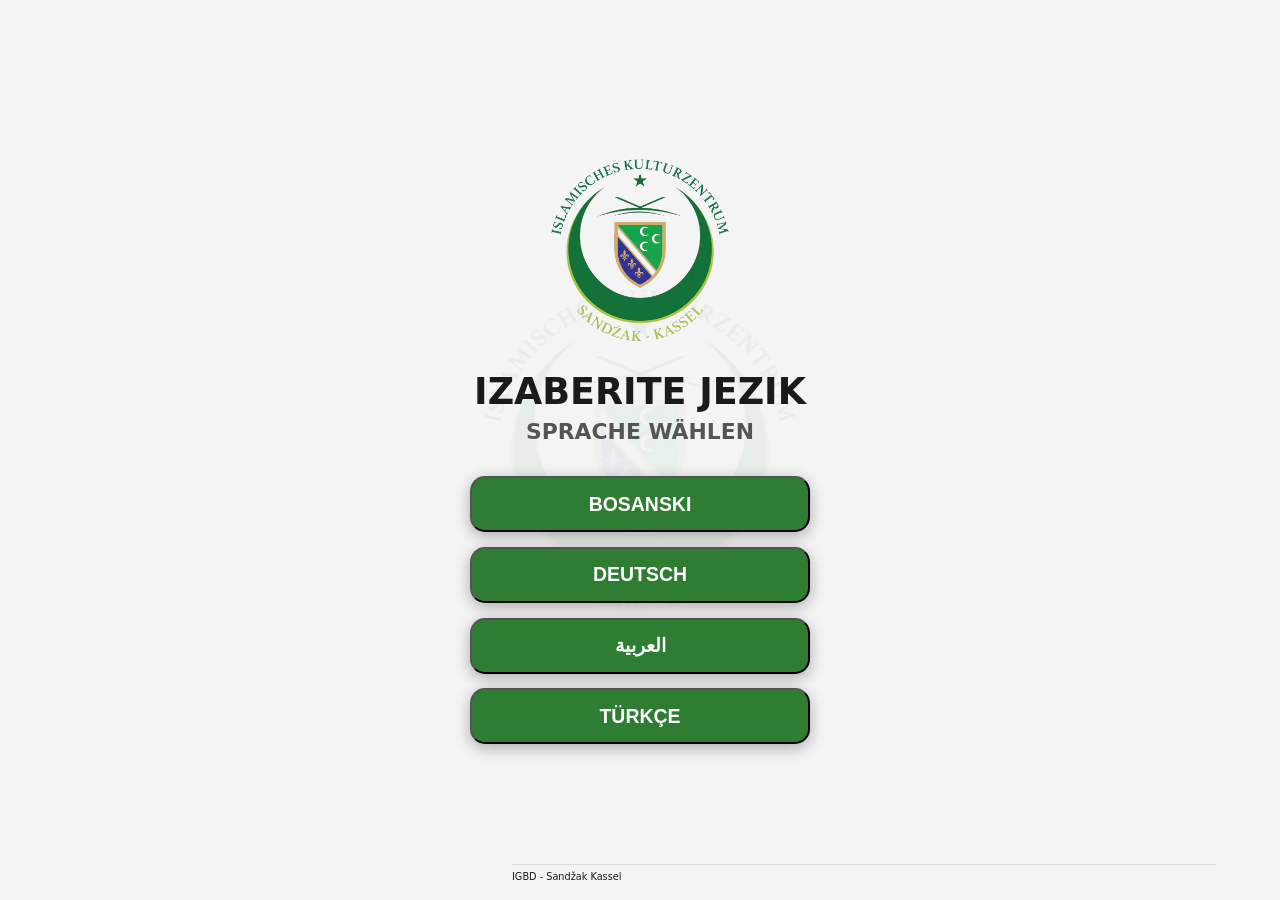
<file: index.html>
<!DOCTYPE html>
<html lang="de">
<head>
    <meta charset="UTF-8">
    <meta name="viewport" content="width=device-width, initial-scale=1.0, maximum-scale=1.0, user-scalable=no">
    <title>Kassel Vaktija - Auswahl</title>
    <link rel="stylesheet" href="style.css">
    
    <link rel="apple-touch-icon" href="Logo.png">
    <link rel="icon" type="image/png" href="Logo.png">
    <meta name="mobile-web-app-capable" content="yes">
    <meta name="apple-mobile-web-app-title" content="Kassel Vaktija">
</head>
<body>

    <div class="language-selection">
        <img src="Logo.png" alt="Moschee Logo" class="selection-logo">

        <h1 class="selection-title">
            IZABERITE JEZIK<br>
            <span>SPRACHE WÄHLEN</span>
        </h1>

        <div class="button-container">
            <button class="lang-btn" onclick="window.location.href='bs.html'">BOSANSKI</button>
            
            <button class="lang-btn" onclick="window.location.href='de.html'">DEUTSCH</button>
            
            <button class="lang-btn" onclick="window.location.href='ar.html'">العربية</button>
            
            <button class="lang-btn" onclick="window.location.href='tr.html'">TÜRKÇE</button>
        </div>

        <div class="footer-nav" style="margin-top: 30px;">
            <p style="color: var(--text-muted); font-size: 0.8rem;">IGBD - Sandžak Kassel</p>
        </div>
    </div>

</body>
</html>
</file>
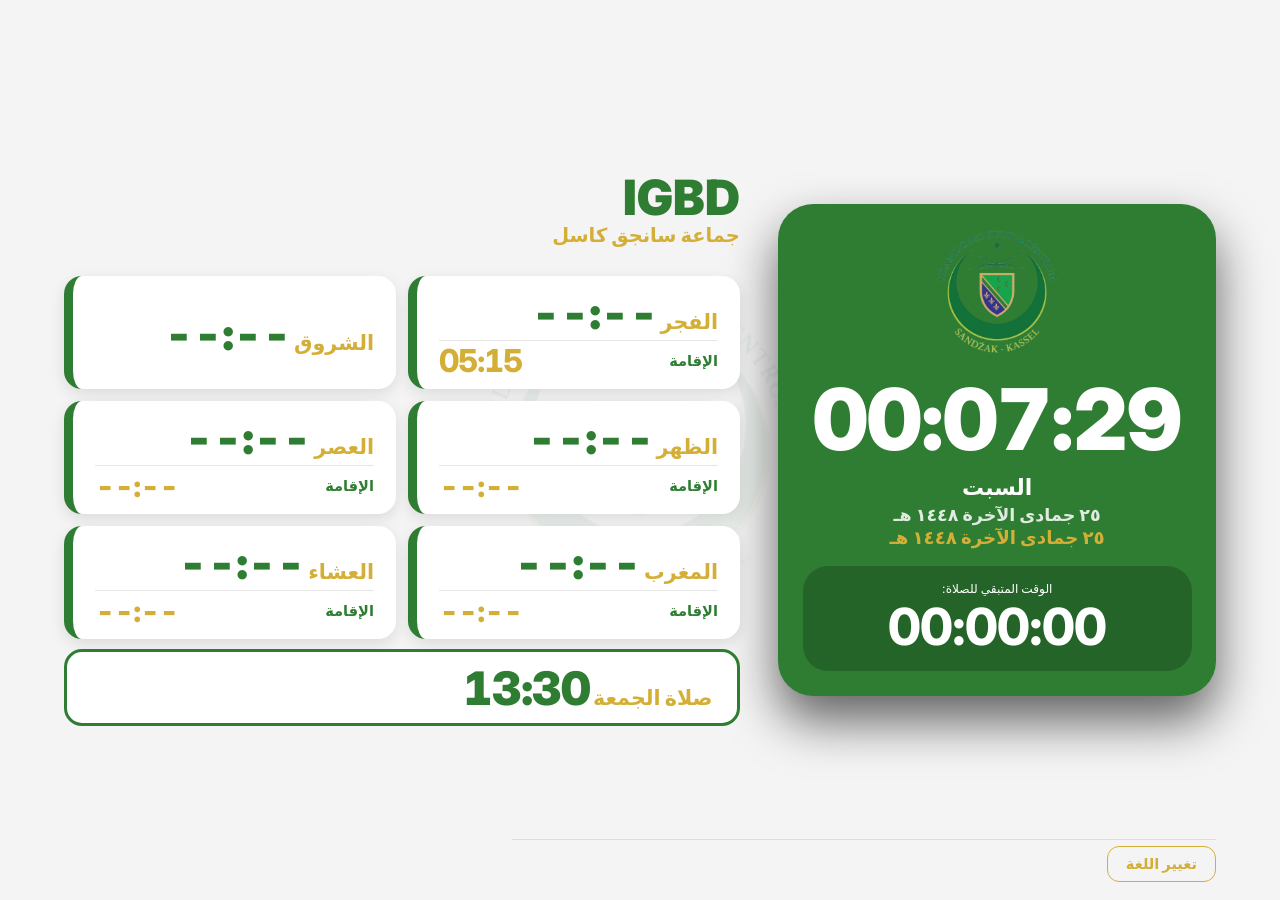
<file: ar.html>
<!DOCTYPE html>
<html lang="ar" dir="rtl">
<head>
    <meta charset="UTF-8">
    <meta name="viewport" content="width=device-width, initial-scale=1.0, maximum-scale=1.0, user-scalable=no">
    <title>Sandžak Kassel - Vaktija</title>
    <link rel="stylesheet" href="style.css">
    <link href="https://fonts.googleapis.com/css2?family=Inter:wght@400;700;800&display=swap" rel="stylesheet">

    <link rel="apple-touch-icon" href="Logo.png">
    <link rel="icon" type="image/png" href="Logo.png">
    <meta name="apple-mobile-web-app-title" content="Kassel Vaktija">
    <meta name="mobile-web-app-capable" content="yes">
</head>
<body>

    <div class="app-container">
        <div class="main-display">
            <div class="live-info">
                <img src="Logo.png" alt="Logo" class="side-logo">

                <div id="current-time" class="big-clock">00:00:00</div>

                <div class="date-container">
                    <div id="current-date">جاري التحميل...</div>
                    <div id="hijri-date" style="color: #D4AF37;">جاري التحميل...</div>
                </div>

                <div id="next-prayer-box" class="countdown-container">
                    <p class="next-label">الوقت المتبقي للصلاة:</p>
                    <div id="countdown-timer" class="timer-digits">00:00:00</div>
                </div>
            </div>
        </div>

        <div class="prayer-list-container">
            <header class="tv-header">
                <h1 class="mosque-name">IGBD</h1>
                <p class="subtitle">جماعة سانجق كاسل</p>
            </header>

            <div class="prayer-card">
                <div class="prayer-group">
                    <div class="prayer-row">
                        <span class="prayer-name">الفجر</span>
                        <span id="time-fajr" class="prayer-time">--:--</span>
                    </div>
                    <div class="iqamah-row">
                        <span class="iq-label">الإقامة</span>
                        <span id="time-iqamah-fajr" class="iq-time">05:15</span>
                    </div>
                </div>

                <div class="prayer-group">
                    <div class="prayer-row">
                        <span class="prayer-name">الشروق</span>
                        <span id="time-sunrise" class="prayer-time">--:--</span>
                    </div>
                </div>

                <div class="prayer-group">
                    <div class="prayer-row">
                        <span class="prayer-name">الظهر</span>
                        <span id="time-dhuhr" class="prayer-time">--:--</span>
                    </div>
                    <div class="iqamah-row">
                        <span class="iq-label">الإقامة</span>
                        <span id="time-iqamah-dhuhr" class="iq-time">--:--</span>
                    </div>
                </div>

                <div class="prayer-group">
                    <div class="prayer-row">
                        <span class="prayer-name">العصر</span>
                        <span id="time-asr" class="prayer-time">--:--</span>
                    </div>
                    <div class="iqamah-row">
                        <span class="iq-label">الإقامة</span>
                        <span id="time-iqamah-asr" class="iq-time">--:--</span>
                    </div>
                </div>

                <div class="prayer-group">
                    <div class="prayer-row">
                        <span class="prayer-name">المغرب</span>
                        <span id="time-maghrib" class="prayer-time">--:--</span>
                    </div>
                    <div class="iqamah-row">
                        <span class="iq-label">الإقامة</span>
                        <span id="time-maghrib-iqamah" class="iq-time">--:--</span>
                    </div>
                </div>

                <div class="prayer-group">
                    <div class="prayer-row">
                        <span class="prayer-name">العشاء</span>
                        <span id="time-isha" class="prayer-time">--:--</span>
                    </div>
                    <div class="iqamah-row">
                        <span class="iq-label">الإقامة</span>
                        <span id="time-iqamah-isha" class="iq-time">--:--</span>
                    </div>
                </div>
            </div>

            <div class="jumuah-container">
                <div class="prayer-row">
                    <span class="prayer-name">صلاة الجمعة</span>
                    <span id="time-jumuah" class="prayer-time">13:30</span>
                </div>
            </div>

            <div class="footer-nav">
                <a href="index.html" class="lang-switch-link-green">تغيير اللغة </a>
            </div>
        </div>
    </div>

    <script src="script.js"></script>
</body>
</html>
</file>
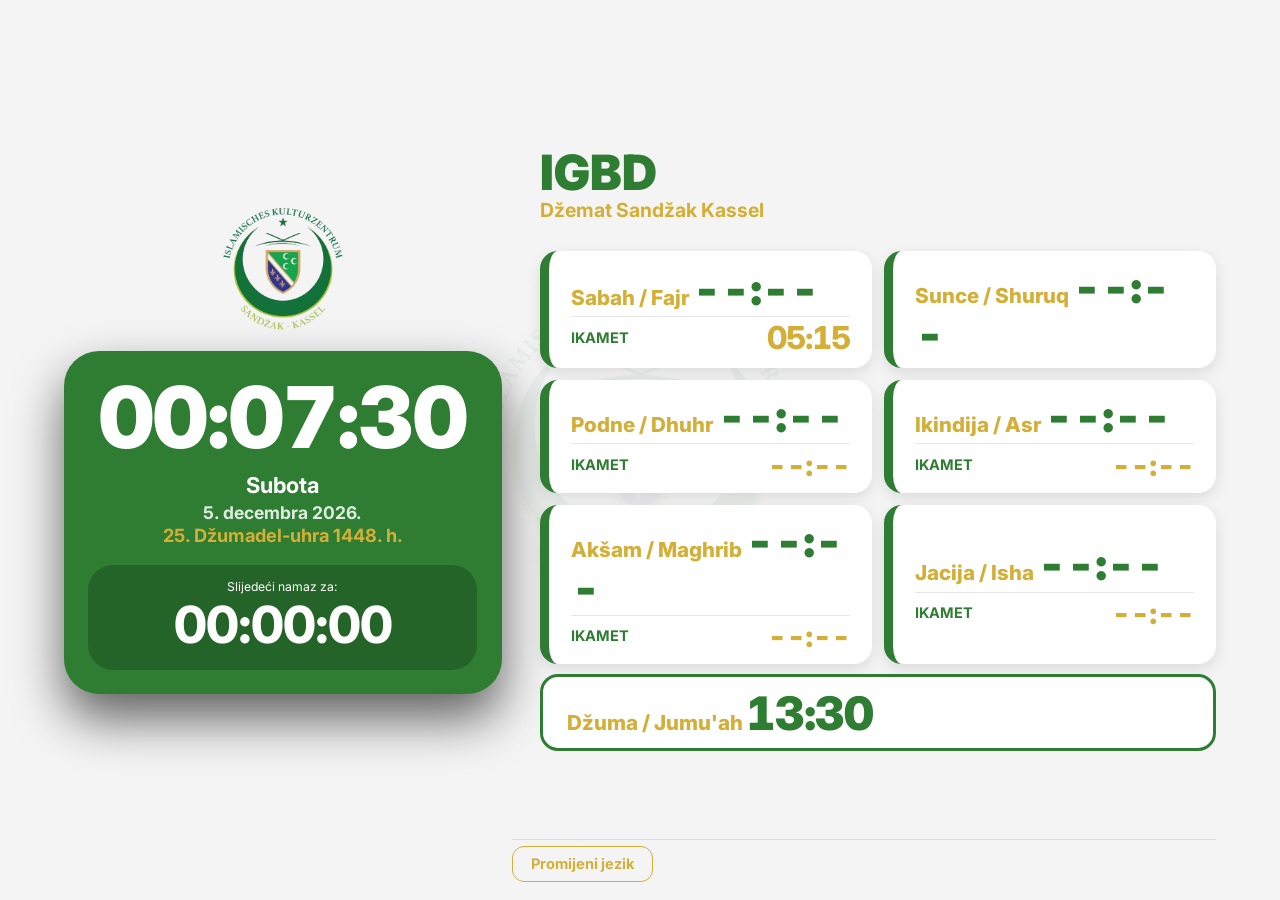
<file: bs.html>
<!DOCTYPE html>
<html lang="bs">
<head>
    <meta charset="UTF-8">
    <meta name="viewport" content="width=device-width, initial-scale=1.0, maximum-scale=1.0, user-scalable=no">
    <title>Sandžak Kassel - Vaktija</title>
    <link rel="stylesheet" href="style.css">
    <link href="https://fonts.googleapis.com/css2?family=Inter:wght@400;700;800&display=swap" rel="stylesheet">

    <link rel="apple-touch-icon" href="Logo.png">
    <link rel="icon" type="image/png" href="Logo.png">
    <meta name="apple-mobile-web-app-title" content="Kassel Vaktija">
    <meta name="mobile-web-app-capable" content="yes">
</head>
<body>

    <div class="app-container">
        <div class="main-display">
            <img src="Logo.png" class="side-logo" alt="Logo">
            
            <div class="live-info">
                <div id="current-time" class="big-clock">00:00:00</div>
                
                
                <div class="date-container">
                    <div id="current-date">Lädt Datum...</div>
                    <div id="hijri-date" style="color: #D4AF37;">Lädt Hijri...</div>
                </div>

                <div class="countdown-container">
                    <p class="next-label">Slijedeći namaz za:</p>
                    <div id="countdown-timer" class="timer-digits">00:00:00</div>
                </div>
            </div>
        </div>

        <div class="prayer-list-container">
            <header class="tv-header">
                <h1 class="mosque-name">IGBD</h1>
                <p class="subtitle">Džemat Sandžak Kassel</p>
            </header>

            <div class="prayer-card">
                <div class="prayer-group">
                    <div class="prayer-row">
                        <span class="prayer-name">Sabah / Fajr</span>
                        <span id="time-fajr" class="prayer-time">--:--</span>
                    </div>
                    <div class="iqamah-row">
                        <span class="iq-label">Ikamet</span>
                        <span id="time-iqamah-fajr" class="iq-time">05:15</span>
                    </div>
                </div>

                <div class="prayer-group">
                    <div class="prayer-row">
                        <span class="prayer-name">Sunce / Shuruq</span>
                        <span id="time-sunrise" class="prayer-time">--:--</span>
                    </div>
                </div>

                <div class="prayer-group">
                    <div class="prayer-row">
                        <span class="prayer-name">Podne / Dhuhr
</span>
                        <span id="time-dhuhr" class="prayer-time">--:--</span>
                    </div>
                    <div class="iqamah-row">
                        <span class="iq-label">Ikamet</span>
                        <span id="time-iqamah-dhuhr" class="iq-time">--:--</span>
                    </div>
                </div>

                <div class="prayer-group">
                    <div class="prayer-row">
                        <span class="prayer-name">Ikindija / Asr</span>
                        <span id="time-asr" class="prayer-time">--:--</span>
                    </div>
                    <div class="iqamah-row">
                        <span class="iq-label">Ikamet</span>
                        <span id="time-iqamah-asr" class="iq-time">--:--</span>
                    </div>
                </div>

                <div class="prayer-group">
                    <div class="prayer-row">
                        <span class="prayer-name">Akšam / Maghrib</span>
                        <span id="time-maghrib" class="prayer-time">--:--</span>
                    </div>
                    <div class="iqamah-row">
                        <span class="iq-label">Ikamet</span>
                        <span id="time-maghrib-iqamah" class="iq-time">--:--</span>
                    </div>
                </div>

                <div class="prayer-group">
                    <div class="prayer-row">
                        <span class="prayer-name">Jacija / Isha</span>
                        <span id="time-isha" class="prayer-time">--:--</span>
                    </div>
                    <div class="iqamah-row">
                        <span class="iq-label">Ikamet</span>
                        <span id="time-iqamah-isha" class="iq-time">--:--</span>
                    </div>
                </div>
            </div>

            <div class="jumuah-container">
                <div class="prayer-row">
                    <span class="prayer-name">Džuma / Jumu'ah</span>
                    <span id="time-jumuah" class="prayer-time">13:30</span>
                </div>
            </div>

            <div class="footer-nav">
                <a href="index.html" class="lang-switch-link-green">Promijeni jezik</a>
            </div>
        </div>
    </div>

    <script src="script.js"></script>
</body>
</html>
</file>
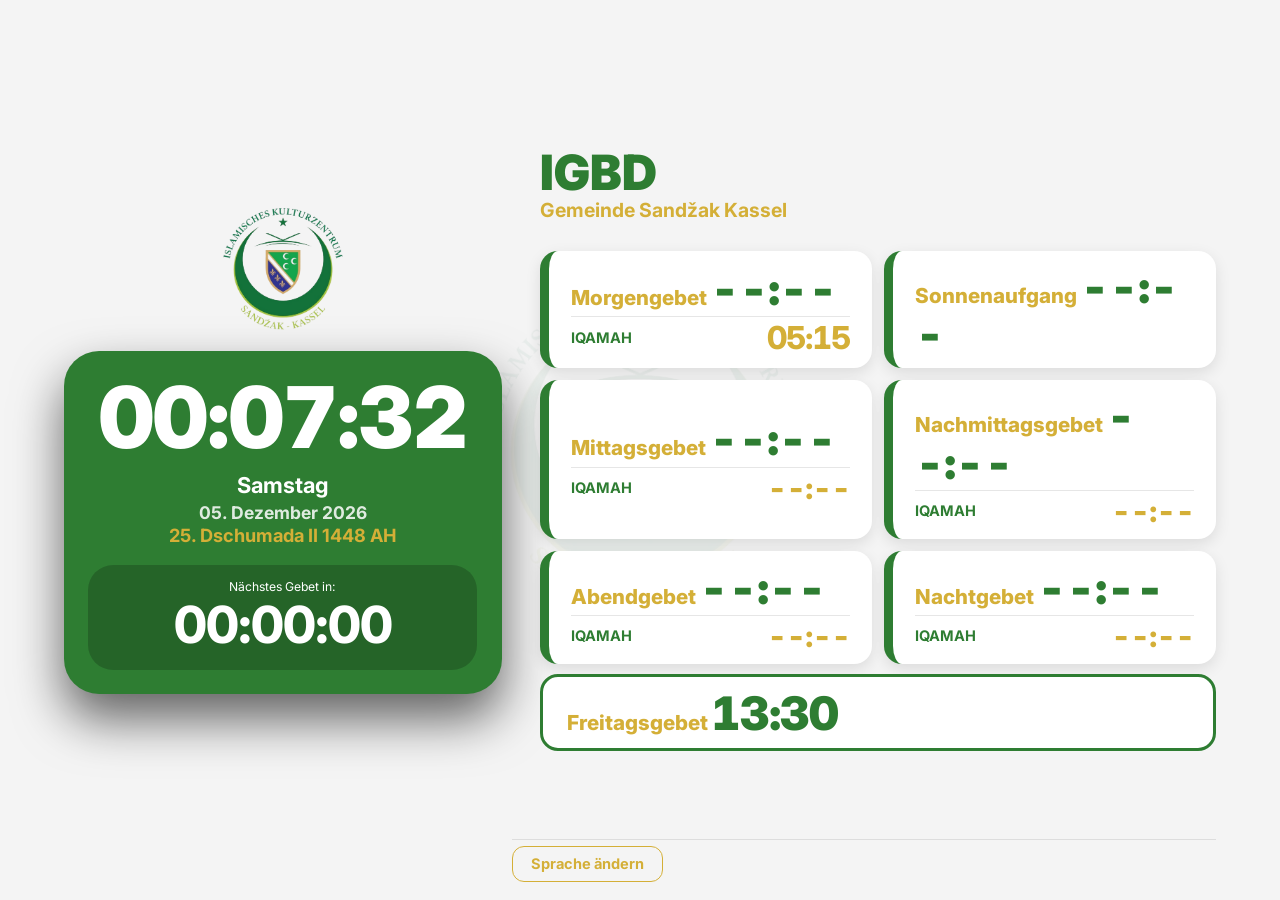
<file: de.html>
<!DOCTYPE html>
<html lang="de">
<head>
    <meta charset="UTF-8">
    <meta name="viewport" content="width=device-width, initial-scale=1.0, maximum-scale=1.0, user-scalable=no">
    <title>Sandžak Kassel - Vaktija</title>
    <link rel="stylesheet" href="style.css">
    <link href="https://fonts.googleapis.com/css2?family=Inter:wght@400;700;800&display=swap" rel="stylesheet">
    
    <link rel="apple-touch-icon" href="Logo.png">
    <link rel="icon" type="image/png" href="Logo.png">
    <meta name="apple-mobile-web-app-title" content="Kassel Vaktija">
    <meta name="mobile-web-app-capable" content="yes">
</head>
<body>

    <div class="app-container">
        <div class="main-display">
            <img src="Logo.png" alt="Logo" class="side-logo">
            
            <div class="live-info">
                <div id="current-time" class="big-clock">00:00:00</div>
                
                <div class="date-container">
                    <div id="current-date">Lädt Datum...</div>
                    <div id="hijri-date" style="color: #D4AF37;">Lädt Hijri...</div>
                </div>

                <div class="countdown-container">
                    <p class="next-label">Nächstes Gebet in:</p>
                    <div id="countdown-timer" class="timer-digits">00:00:00</div>
                </div>
            </div>
        </div>

        <div class="prayer-list-container">
            <header class="tv-header">
                <h1 class="mosque-name">IGBD</h1>
                <p class="subtitle">Gemeinde Sandžak Kassel</p>
            </header>

            <div class="prayer-card">
                <div class="prayer-group">
                    <div class="prayer-row">
                        <span class="prayer-name">Morgengebet</span>
                        <span id="time-fajr" class="prayer-time">--:--</span>
                    </div>
                    <div class="iqamah-row">
                        <span class="iq-label">Iqamah</span>
                        <span id="time-iqamah-fajr" class="iq-time">05:15</span>
                    </div>
                </div>

                <div class="prayer-group">
                    <div class="prayer-row">
                        <span class="prayer-name">Sonnenaufgang</span>
                        <span id="time-sunrise" class="prayer-time">--:--</span>
                    </div>
                </div>

                <div class="prayer-group">
                    <div class="prayer-row">
                        <span class="prayer-name">Mittagsgebet</span>
                        <span id="time-dhuhr" class="prayer-time">--:--</span>
                    </div>
                    <div class="iqamah-row">
                        <span class="iq-label">Iqamah</span>
                        <span id="time-iqamah-dhuhr" class="iq-time">--:--</span>
                    </div>
                </div>

                <div class="prayer-group">
                    <div class="prayer-row">
                        <span class="prayer-name">Nachmittagsgebet</span>
                        <span id="time-asr" class="prayer-time">--:--</span>
                    </div>
                    <div class="iqamah-row">
                        <span class="iq-label">Iqamah</span>
                        <span id="time-iqamah-asr" class="iq-time">--:--</span>
                    </div>
                </div>

                <div class="prayer-group">
                    <div class="prayer-row">
                        <span class="prayer-name">Abendgebet</span>
                        <span id="time-maghrib" class="prayer-time">--:--</span>
                    </div>
                    <div class="iqamah-row">
                        <span class="iq-label">Iqamah</span>
                        <span id="time-maghrib-iqamah" class="iq-time">--:--</span>
                    </div>
                </div>

                <div class="prayer-group">
                    <div class="prayer-row">
                        <span class="prayer-name">Nachtgebet</span>
                        <span id="time-isha" class="prayer-time">--:--</span>
                    </div>
                    <div class="iqamah-row">
                        <span class="iq-label">Iqamah</span>
                        <span id="time-iqamah-isha" class="iq-time">--:--</span>
                    </div>
                </div>
            </div>

            <div class="jumuah-container">
                <div class="prayer-row">
                    <span class="prayer-name">Freitagsgebet</span>
                    <span id="time-jumuah" class="prayer-time">13:30</span>
                </div>
            </div>

            <div class="footer-nav">
                <a href="index.html" class="lang-switch-link-green">Sprache ändern</a>
            </div>
        </div>
    </div>

    <script src="script.js"></script>
</body>
</html>
</file>
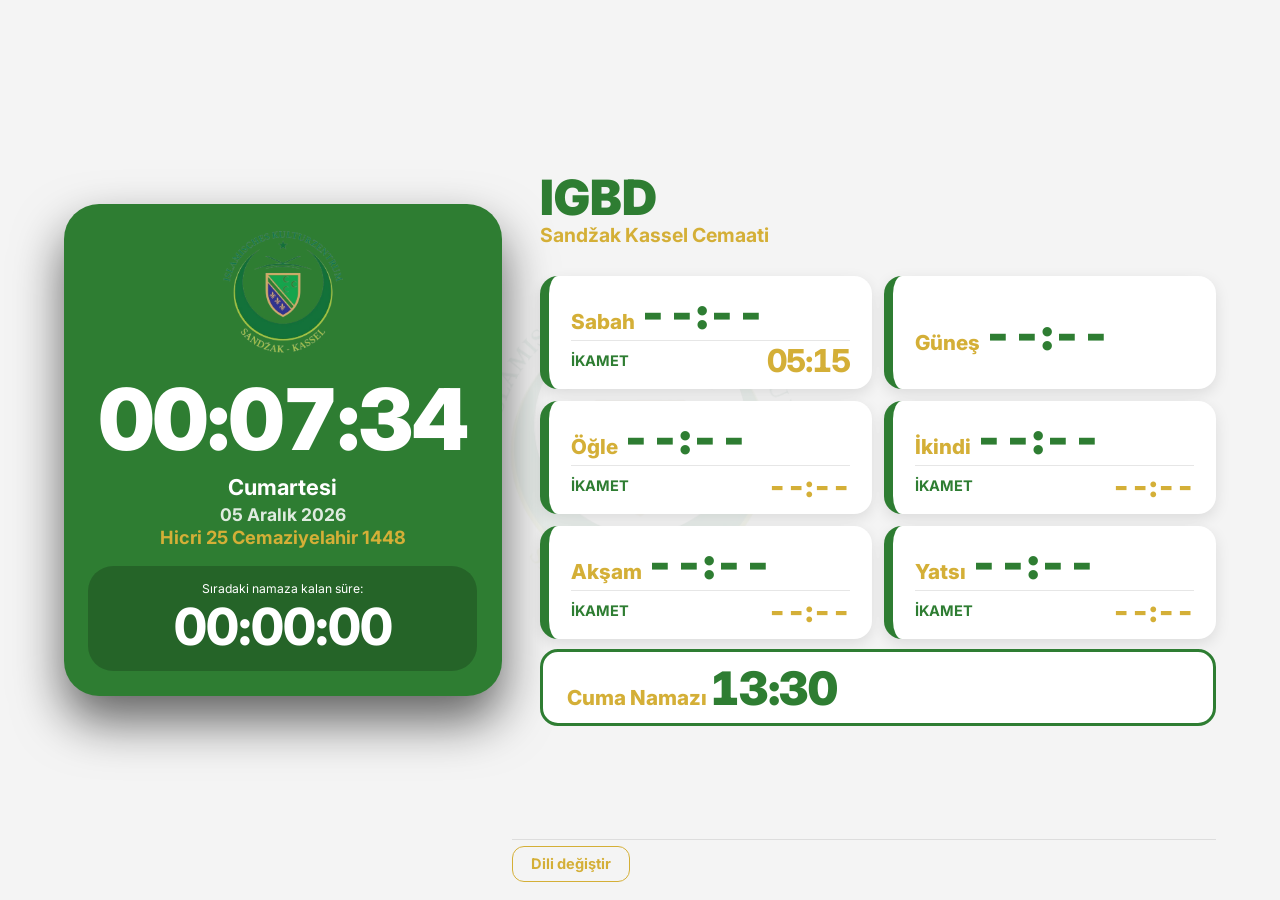
<file: tr.html>
<!DOCTYPE html>
<html lang="tr">
<head>
    <meta charset="UTF-8">
    <meta name="viewport" content="width=device-width, initial-scale=1.0, maximum-scale=1.0, user-scalable=no">
    <title>Sandžak Kassel - Vaktija</title>
    <link rel="stylesheet" href="style.css">
    <link href="https://fonts.googleapis.com/css2?family=Inter:wght@400;700;800&display=swap" rel="stylesheet">

    <link rel="apple-touch-icon" href="Logo.png">
    <link rel="icon" type="image/png" href="Logo.png">
    <meta name="apple-mobile-web-app-title" content="Kassel Vaktija">
    <meta name="mobile-web-app-capable" content="yes">
</head>
<body>

    <div class="app-container">
        <div class="main-display">
            <div class="live-info">
                <img src="Logo.png" alt="Logo" class="side-logo">

                <div id="current-time" class="big-clock">00:00:00</div>

                <div class="date-container">
                    <div id="current-date">Yükleniyor...</div>
                    <div id="hijri-date" style="color: #D4AF37;">Yükleniyor...</div>
                </div>

                <div id="next-prayer-box" class="countdown-container">
                    <p class="next-label">Sıradaki namaza kalan süre:</p>
                    <div id="countdown-timer" class="timer-digits">00:00:00</div>
                </div>
            </div>
        </div>

        <div class="prayer-list-container">
            <header class="tv-header">
                <h1 class="mosque-name">IGBD</h1>
                <p class="subtitle">Sandžak Kassel Cemaati</p>
            </header>

            <div class="prayer-card">
                <div class="prayer-group">
                    <div class="prayer-row">
                        <span class="prayer-name">Sabah</span>
                        <span id="time-fajr" class="prayer-time">--:--</span>
                    </div>
                    <div class="iqamah-row">
                        <span class="iq-label">İkamet</span>
                        <span id="time-iqamah-fajr" class="iq-time">05:15</span>
                    </div>
                </div>

                <div class="prayer-group">
                    <div class="prayer-row">
                        <span class="prayer-name">Güneş</span>
                        <span id="time-sunrise" class="prayer-time">--:--</span>
                    </div>
                </div>

                <div class="prayer-group">
                    <div class="prayer-row">
                        <span class="prayer-name">Öğle</span>
                        <span id="time-dhuhr" class="prayer-time">--:--</span>
                    </div>
                    <div class="iqamah-row">
                        <span class="iq-label">İkamet</span>
                        <span id="time-iqamah-dhuhr" class="iq-time">--:--</span>
                    </div>
                </div>

                <div class="prayer-group">
                    <div class="prayer-row">
                        <span class="prayer-name">İkindi</span>
                        <span id="time-asr" class="prayer-time">--:--</span>
                    </div>
                    <div class="iqamah-row">
                        <span class="iq-label">İkamet</span>
                        <span id="time-iqamah-asr" class="iq-time">--:--</span>
                    </div>
                </div>

                <div class="prayer-group">
                    <div class="prayer-row">
                        <span class="prayer-name">Akşam</span>
                        <span id="time-maghrib" class="prayer-time">--:--</span>
                    </div>
                    <div class="iqamah-row">
                        <span class="iq-label">İkamet</span>
                        <span id="time-maghrib-iqamah" class="iq-time">--:--</span>
                    </div>
                </div>

                <div class="prayer-group">
                    <div class="prayer-row">
                        <span class="prayer-name">Yatsı</span>
                        <span id="time-isha" class="prayer-time">--:--</span>
                    </div>
                    <div class="iqamah-row">
                        <span class="iq-label">İkamet</span>
                        <span id="time-iqamah-isha" class="iq-time">--:--</span>
                    </div>
                </div>
            </div>

            <div class="jumuah-container">
                <div class="prayer-row">
                    <span class="prayer-name">Cuma Namazı</span>
                    <span id="time-jumuah" class="prayer-time">13:30</span>
                </div>
            </div>

            <div class="footer-nav">
                <a href="index.html" class="lang-switch-link-green">Dili değiştir </a>
            </div>
        </div>
    </div>

    <script src="script.js"></script>
</body>
</html>
</file>
<file: style.css>
/* -------------------------
    Globale Variablen & Theme-Logik
   ------------------------- */
:root {
    /* Standard: Dunkel-Modus (Dark Mode) */
    --primary-green: #2E7D32;
    --bg-dark: #000000;
    --card-bg: rgba(20, 20, 20, 0.95);
    --gold: #D4AF37;
    --text-white: #ffffff;
    --muted: #888888;
    --glass: rgba(255, 255, 255, 0.05);
    --iqamah-color: #7EC8E3; 
}

/* Automatischer Hell-Modus (aktiviert sich, wenn das System auf 'hell' steht) */
@media (prefers-color-scheme: light) {
    :root {
        --bg-dark: #f4f4f4;
        --card-bg: #ffffff;
        --text-white: #1a1a1a;
        --muted: #555555;
    }
}

/* MASTER-SKALIERUNG */
html {
    font-size: min(0.95vw, 15px);
}

/* -------------------------
    Reset & Basis
   ------------------------- */
* { 
    box-sizing: border-box; 
    margin: 0; 
    padding: 0; 
}

body {
    font-family: 'Inter', system-ui, sans-serif;
    background: var(--bg-dark);
    color: var(--text-white);
    height: 100vh;
    width: 100vw;
    overflow: hidden; 
    -webkit-font-smoothing: antialiased;
    transition: background 0.3s ease, color 0.3s ease; /* Sanfter Übergang beim Wechsel */
}

body::before {
    content: "";
    position: fixed;
    inset: 0;
    background: url('Logo.png') no-repeat center;
    background-size: 25% auto;
    opacity: 0.05;
    z-index: -1;
    pointer-events: none;
}

/* GLOBALER FIX GEGEN DAS WACKELN DER ZAHLEN */
.big-clock, .timer-digits, .prayer-time, .iq-time {
    font-family: 'Inter', sans-serif !important;
    font-variant-numeric: tabular-nums;
    letter-spacing: -1px;
}

/* -------------------------
    SPRACHAUSWAHL (index.html)
   ------------------------- */
.language-selection {
    display: flex;
    flex-direction: column;
    align-items: center;
    justify-content: center;
    min-height: 100vh;
    padding: 2rem;
    text-align: center;
}

.selection-logo { 
    width: 15rem; 
    height: auto; 
    margin-bottom: 2rem; 
}

.selection-title { 
    font-size: 3rem; 
    font-weight: 800; 
    line-height: 1.2; 
    text-transform: uppercase;
}

.selection-title span { 
    display: block; 
    color: var(--muted); 
    font-size: 1.8rem; 
    margin-top: 0.5rem;
}

.button-container {
    display: flex;
    flex-direction: column;
    gap: 1.2rem;
    width: 100%;
    max-width: 28rem;
    margin-top: 2.5rem;
}

.lang-btn {
    padding: 1.2rem;
    font-size: 1.6rem;
    font-weight: 800;
    background: var(--primary-green);
    color: white;
    text-decoration: none;
    border-radius: 15px;
    transition: transform 0.2s, background 0.2s;
    box-shadow: 0 4px 15px rgba(0,0,0,0.3);
}

/* -------------------------
    HAUPT-LAYOUT (TV-Optimiert)
   ------------------------- */
.app-container {
    display: flex;
    width: 100%;
    height: 100%;
    padding: 3vh 5vw; 
    gap: 3vw;
    align-items: center;
}

.main-display {
    flex: 0 0 38%;
    display: flex;
    flex-direction: column;
    justify-content: center;
    align-items: center;
}

.side-logo { 
    width: 10rem; 
    height: auto; 
    margin-bottom: 1.5rem; 
}

.mosque-name { 
    font-size: 4rem; 
    font-weight: 900; 
    color: var(--primary-green); 
    line-height: 1;
}

.subtitle { 
    font-size: 1.6rem; 
    color: var(--gold); 
    font-weight: 700; 
    margin-bottom: 2rem;
}

.live-info {
    background: var(--primary-green);
    width: 100%;
    padding: 2rem; 
    border-radius: 35px;
    text-align: center;
    box-shadow: 0 25px 50px rgba(0,0,0,0.6);
    color: #ffffff; /* Text in der grünen Box bleibt immer weiß */
}

.big-clock { 
    font-size: 7rem; 
    font-weight: 900; 
    line-height: 1; 
    margin-bottom: 1rem; 
}

.date-container { 
    font-size: 1.8rem; 
    font-weight: 700; 
    margin-bottom: 1.5rem; 
}

#hijri-date { 
    color: var(--gold); 
    font-size: 1.5rem; 
}

.countdown-container {
    background: rgba(0, 0, 0, 0.2);
    padding: 1.2rem;
    border-radius: 25px;
}

.timer-digits { 
    font-size: 4.2rem; 
    font-weight: 800; 
}

/* Rechte Spalte: Gebetsliste */
.prayer-list-container {
    flex: 1;
    height: 90%;
    display: flex;
    flex-direction: column;
    justify-content: center;
    gap: 0.6vh; 
}

.prayer-card {
    display: grid;
    grid-template-columns: 1fr 1fr;
    gap: 1rem;
}

.prayer-group {
    background: var(--card-bg);
    border-radius: 18px;
    padding: 1rem 1.8rem; 
    display: flex !important;
    flex-direction: column !important;
    /* FIX: Zwingt alles (Name und Zeit) nach links */
    align-items: flex-start !important; 
    justify-content: center;
    border-left: 9px solid var(--primary-green);
    box-shadow: 0 5px 15px rgba(0,0,0,0.1);
}

.prayer-name { 
    font-size: 1.7rem; 
    font-weight: 800; 
    color: var(--gold); 
    text-align: left;
    width: 100%;
}

.prayer-time { 
    font-size: 3.8rem; 
    font-weight: 900; 
    color: var(--primary-green); 
    line-height: 1; 
    text-align: left !important; /* Zeit steht links unter dem Wort */
    width: 100%;
}

/* -------------------------
    IKAMET / IQAMAH
   ------------------------- */
.iqamah-row {
    display: flex;
    justify-content: space-between;
    align-items: center;
    width: 100%; 
    margin-top: 0.4rem;
    padding-top: 0.4rem;
    border-top: 1px solid rgba(128, 128, 128, 0.2);
}

.iq-label { 
    font-size: 1.2rem; 
    font-weight: 700; 
    color: var(--primary-green);
    text-transform: uppercase; 
}

.iq-time { 
    font-size: 2.6rem;
    font-weight: 800; 
    color: var(--gold);
    line-height: 1; 
}

/* -------------------------
    DŽUMA - Fix für Ausrichtung
   ------------------------- */
.jumuah-container {
    background: var(--card-bg);
    border: 3px solid var(--primary-green);
    border-radius: 18px;
    padding: 1rem 2rem;
    margin-top: 0.4rem;
    display: flex !important;
    flex-direction: column !important;
    align-items: flex-start !important; /* Zeit links unter Džuma */
}

.jumuah-container .prayer-name {
    margin-bottom: 0.2rem;
}

/* -------------------------
    FUSSZEILE (Footer)
   ------------------------- */
.footer-nav {
    position: fixed; 
    bottom: 2vh;
    right: 5vw;
    width: 55%;
    display: flex;
    justify-content: space-between;
    align-items: center;
    padding-top: 0.5rem;
    border-top: 1px solid rgba(128, 128, 128, 0.2);
}

.lang-switch-link-green {
    color: var(--gold);
    text-decoration: none;
    font-weight: 700;
    font-size: 1.2rem;
    padding: 8px 18px;
    border: 1px solid var(--gold);
    border-radius: 12px;
    background: var(--glass);
}
</file>
